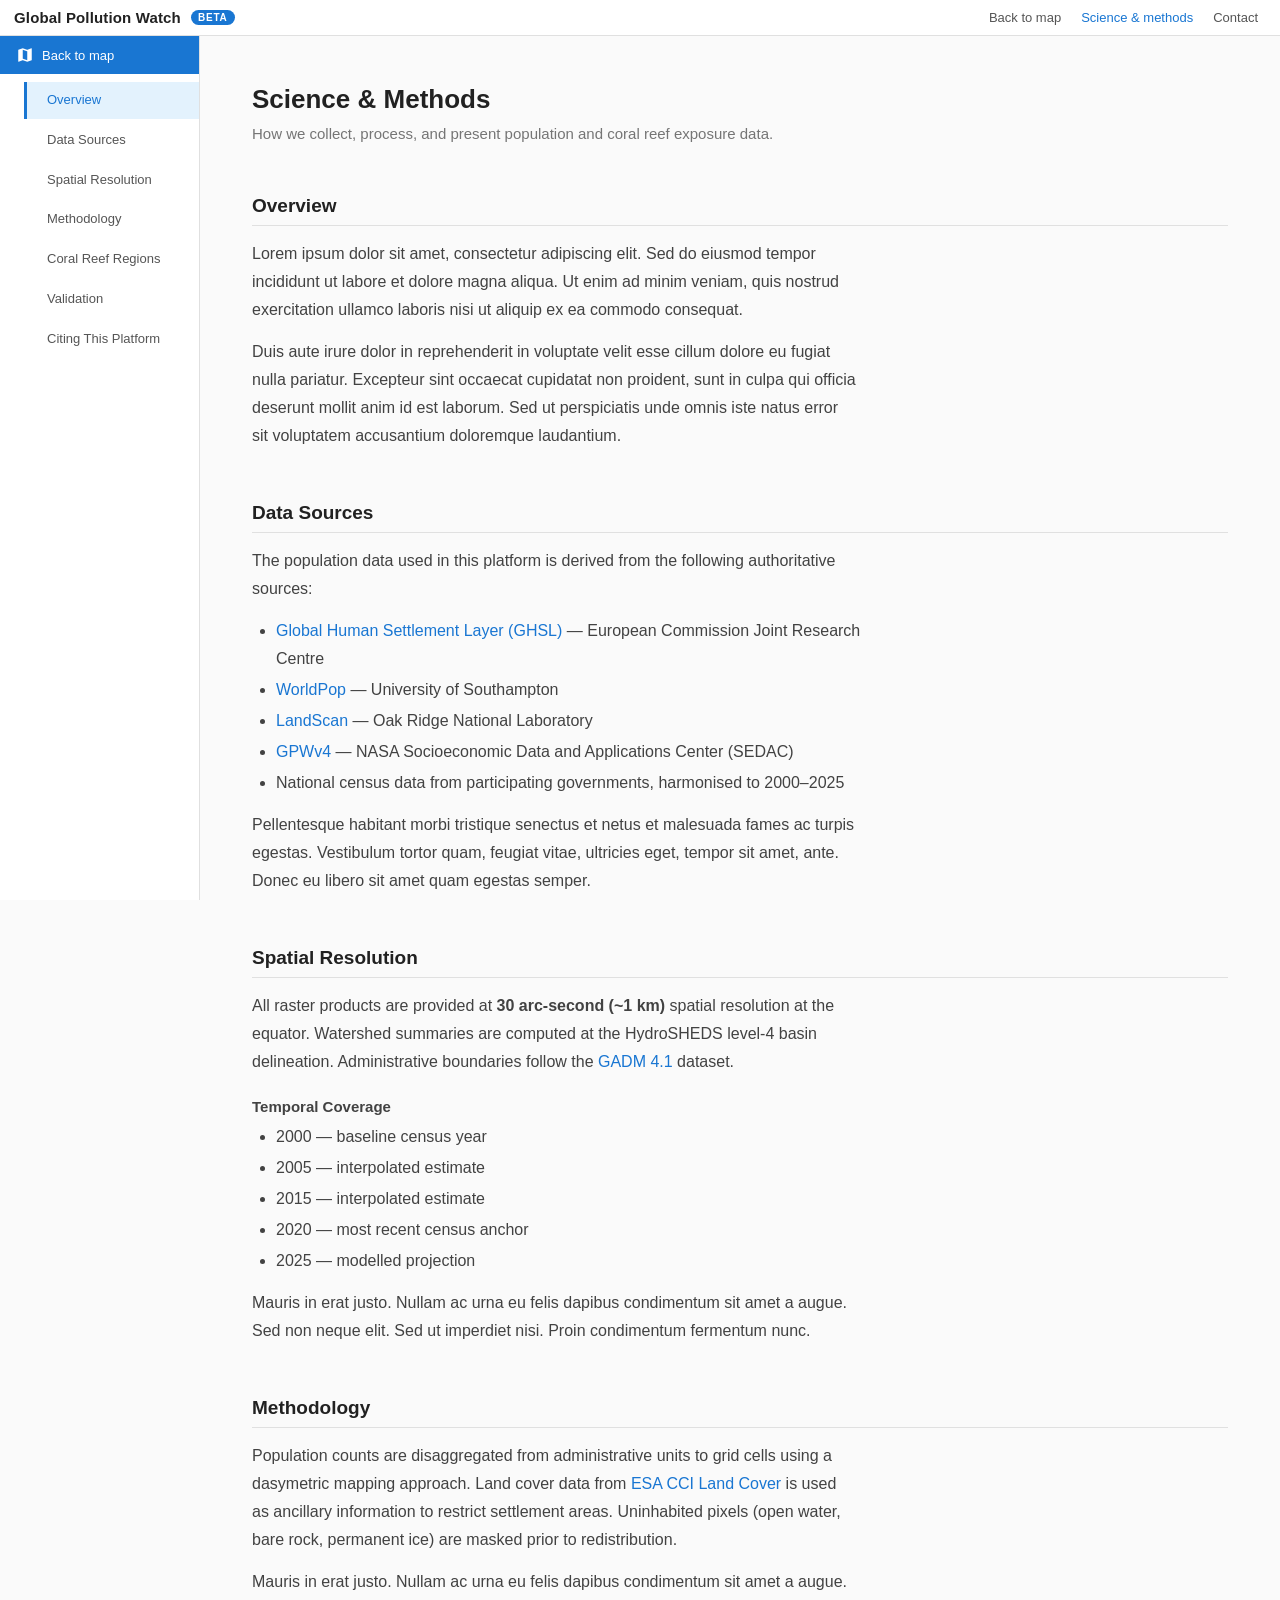
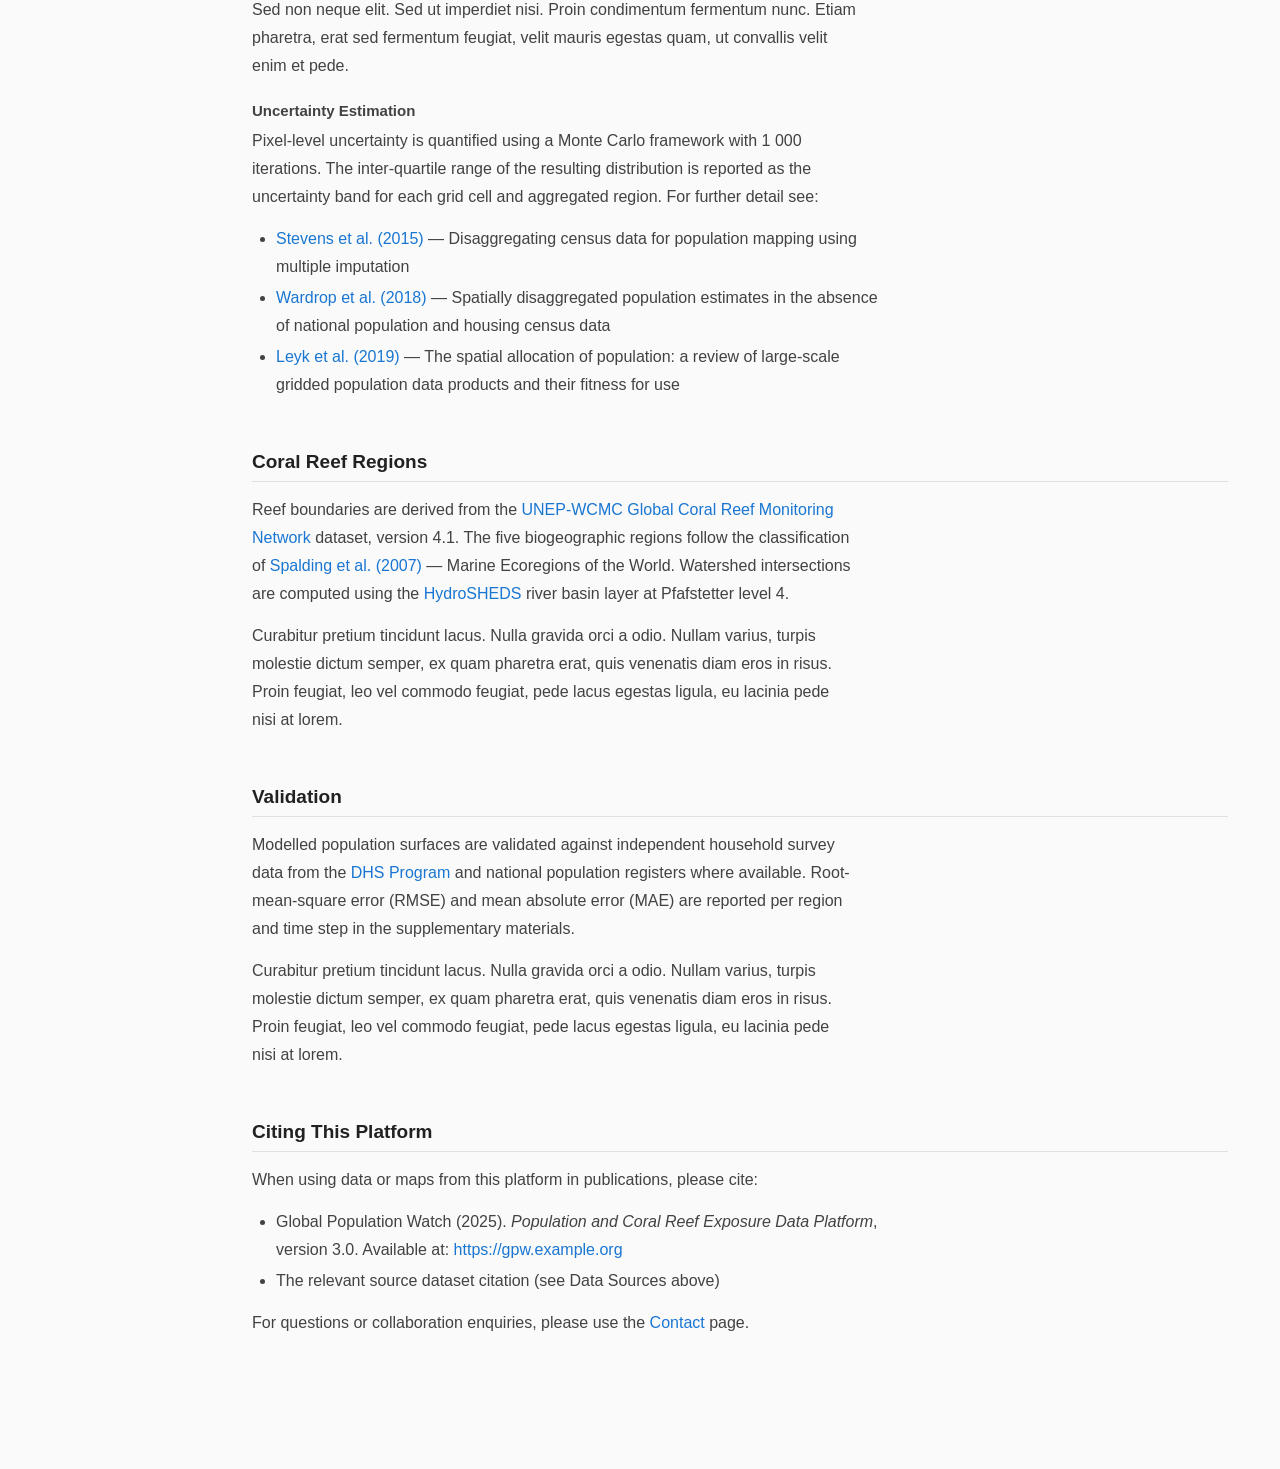
<file: science-and-methods/index.html>
<!DOCTYPE html>
<html lang="en">
<head>
  <meta charset="UTF-8" />
  <meta name="viewport" content="width=device-width, initial-scale=1.0" />
  <title>Science &amp; Methods — GPW</title>
  <link rel="preconnect" href="https://fonts.googleapis.com" />
  <style>
    *, *::before, *::after { box-sizing: border-box; margin: 0; padding: 0; }

    body {
      font-family: 'Roboto', Arial, sans-serif;
      font-size: 16px;
      color: #212121;
      background: #fafafa;
    }

    /* ── Top bar (matches map) ── */

    #top-bar {
      position: fixed;
      top: 0; left: 0; right: 0;
      height: 36px;
      background: #fff;
      border-bottom: 1px solid #e0e0e0;
      z-index: 35;
      display: flex;
      align-items: center;
      padding: 0 14px;
      gap: 10px;
      user-select: none;
    }

    #app-title {
      font-size: 15px;
      font-weight: 700;
      color: #212121;
      letter-spacing: .01em;
    }

    #beta-badge {
      background: #1976d2;
      color: #fff;
      font-size: 10px;
      font-weight: 700;
      letter-spacing: .08em;
      padding: 2px 7px;
      border-radius: 10px;
    }

    #top-bar-actions {
      margin-left: auto;
      display: flex;
      align-items: center;
      gap: 4px;
    }

    .top-bar-link {
      font-size: 13px;
      color: #555;
      text-decoration: none;
      padding: 0 8px;
      height: 36px;
      display: flex;
      align-items: center;
      white-space: nowrap;
    }
    .top-bar-link:hover { color: #1976d2; background: #f5f5f5; }
    .top-bar-link.active { color: #1976d2; font-weight: 500; }

    #hamburger-top { display: none; }

    /* ── Sidebar ── */

    #sidebar {
      position: fixed;
      top: 36px; left: 0; bottom: 0;
      width: 200px;
      background: #fff;
      border-right: 1px solid #e0e0e0;
      z-index: 20;
      display: flex;
      flex-direction: column;
    }

    #back-to-map {
      display: flex;
      align-items: center;
      gap: 8px;
      padding: 10px 16px;
      background: #1976d2;
      color: #fff;
      text-decoration: none;
      font-size: 13px;
      font-weight: 500;
      flex-shrink: 0;
      white-space: nowrap;
    }
    #back-to-map:hover { background: #1565c0; }
    #back-to-map .material-icons { font-size: 18px; flex-shrink: 0; }

    /* ── Page nav inside sidebar ── */

    #page-nav {
      flex: 1;
      overflow-y: auto;
      padding: 8px 0;
    }

    .nav-page-title {
      display: block;
      padding: 8px 16px;
      font-size: 13px;
      font-weight: 600;
      color: #1976d2;
      background: #e3f2fd;
      border-left: 3px solid #1976d2;
      white-space: nowrap;
      overflow: hidden;
      text-overflow: ellipsis;
    }

    #page-nav ul { list-style: none; }

    #page-nav a {
      display: block;
      padding: 7px 16px 7px 20px;
      font-size: 13px;
      color: #555;
      text-decoration: none;
      border-left: 3px solid transparent;
      white-space: nowrap;
      overflow: hidden;
      text-overflow: ellipsis;
    }
    #page-nav a:hover { color: #1976d2; background: #f5f5f5; border-left-color: #90caf9; }
    #page-nav a.active { color: #1976d2; font-weight: 500; border-left-color: #1976d2; background: #e3f2fd; }

    /* ── Sidebar footer ── */

    #sidebar-footer {
      margin-top: auto;
      display: flex;
      flex-direction: column;
      align-items: center;
      gap: 6px;
      padding-bottom: 12px;
    }

    .sidebar-icon-btn {
      width: 36px; height: 36px;
      border: none; border-radius: 4px;
      background: none; cursor: pointer;
      display: flex; align-items: center; justify-content: center;
      color: #555;
    }
    .sidebar-icon-btn:hover { background: #e3f2fd; color: #1976d2; }
    .sidebar-icon-btn .material-icons { font-size: 20px; }

    /* Nav toggle — desktop hidden */
    #nav-toggle { display: none; }

    /* ── Hamburger dropdown ── */

    #nav-dropdown {
      display: none;
      position: fixed;
      right: 8px;
      top: 36px;
      background: #fff;
      border-radius: 4px;
      box-shadow: 0 2px 12px rgba(0,0,0,.25);
      list-style: none;
      min-width: 180px;
      overflow: hidden;
      z-index: 30;
    }
    #nav-dropdown.open { display: block; }
    #nav-dropdown li a {
      display: block;
      padding: 10px 16px;
      font-size: 14px;
      color: #333;
      text-decoration: none;
      white-space: nowrap;
    }
    #nav-dropdown li a:hover { background: #e3f2fd; color: #1976d2; }

    /* ── Main content ── */

    main {
      margin-left: 200px;
      margin-top: 36px;
      padding: 48px 52px 80px;
      min-width: 0;
    }

    .page-title { font-size: 26px; font-weight: 600; margin-bottom: 6px; }
    .subtitle { font-size: 15px; color: #757575; margin-bottom: 48px; }

    section { margin-bottom: 52px; }

    h2 {
      font-size: 19px; font-weight: 600;
      margin-bottom: 14px; padding-bottom: 8px;
      border-bottom: 1px solid #e0e0e0;
      color: #212121;
    }

    h3 { font-size: 15px; font-weight: 600; margin: 22px 0 8px; color: #424242; }

    p { line-height: 1.75; color: #424242; margin-bottom: 14px; max-width: 68ch; }

    ul, ol { padding-left: 24px; margin-bottom: 14px; }
    li { line-height: 1.75; color: #424242; margin-bottom: 3px; max-width: 68ch; }

    a { color: #1976d2; text-decoration: none; }
    a:hover { text-decoration: underline; }

    /* ── Mobile ── */

    @media (max-width: 640px) {
      .top-bar-link { display: none; }
      #hamburger-top { display: flex; }

      #sidebar {
        width: 48px;
        transition: width .22s ease;
        overflow: hidden;
        box-shadow: none;
      }

      #sidebar.nav-open {
        width: 240px;
        box-shadow: 2px 0 12px rgba(0,0,0,.15);
      }

      #back-to-map {
        padding: 10px;
        justify-content: center;
      }
      #back-to-map .btn-label { display: none; }
  #sidebar.nav-open #back-to-map .btn-label { display: inline; }

      #nav-toggle { display: flex; }

      #page-nav { display: none; }
      #sidebar.nav-open #page-nav { display: block; }

      main {
        margin-left: 48px;
        padding: 28px 16px 80px;
      }
    }
  </style>
</head>
<body>

  <!-- Top bar -->
  <div id="top-bar">
    <span id="app-title">Global Pollution Watch</span>
    <span id="beta-badge">BETA</span>
    <div id="top-bar-actions">
      <a href="../" class="top-bar-link">Back to map</a>
      <a href="../science-and-methods/" class="top-bar-link active">Science &amp; methods</a>
      <a href="#" class="top-bar-link">Contact</a>
      <button class="sidebar-icon-btn" id="hamburger-top" aria-expanded="false">
        <span class="material-icons">menu</span>
      </button>
    </div>
  </div>

  <!-- Sidebar -->
  <div id="sidebar">
    <a href="../" id="back-to-map">
      <span class="material-icons">map</span>
      <span class="btn-label">Back to map</span>
    </a>

    <button class="sidebar-icon-btn" id="nav-toggle" aria-expanded="false" aria-controls="page-nav">
      <span class="material-icons">toc</span>
    </button>

    <nav id="page-nav" aria-label="Page sections">
<ul>
        <li><a href="#overview">Overview</a></li>
        <li><a href="#data-sources">Data Sources</a></li>
        <li><a href="#spatial-resolution">Spatial Resolution</a></li>
        <li><a href="#methodology">Methodology</a></li>
        <li><a href="#coral-reef-regions">Coral Reef Regions</a></li>
        <li><a href="#validation">Validation</a></li>
        <li><a href="#citing">Citing This Platform</a></li>
      </ul>
    </nav>

  </div>

  <!-- Hamburger dropdown -->
  <ul id="nav-dropdown">
    <li><a href="../">Back to map</a></li>
    <li><a href="../science-and-methods/">Science and methods</a></li>
    <li><a href="#">Contact</a></li>
  </ul>

  <!-- Main content -->
  <main>

    <h1 class="page-title">Science &amp; Methods</h1>
    <p class="subtitle">How we collect, process, and present population and coral reef exposure data.</p>

    <section id="overview">
      <h2>Overview</h2>
      <p>Lorem ipsum dolor sit amet, consectetur adipiscing elit. Sed do eiusmod tempor incididunt ut labore et dolore magna aliqua. Ut enim ad minim veniam, quis nostrud exercitation ullamco laboris nisi ut aliquip ex ea commodo consequat.</p>
      <p>Duis aute irure dolor in reprehenderit in voluptate velit esse cillum dolore eu fugiat nulla pariatur. Excepteur sint occaecat cupidatat non proident, sunt in culpa qui officia deserunt mollit anim id est laborum. Sed ut perspiciatis unde omnis iste natus error sit voluptatem accusantium doloremque laudantium.</p>
    </section>

    <section id="data-sources">
      <h2>Data Sources</h2>
      <p>The population data used in this platform is derived from the following authoritative sources:</p>
      <ul>
        <li><a href="#">Global Human Settlement Layer (GHSL)</a> — European Commission Joint Research Centre</li>
        <li><a href="#">WorldPop</a> — University of Southampton</li>
        <li><a href="#">LandScan</a> — Oak Ridge National Laboratory</li>
        <li><a href="#">GPWv4</a> — NASA Socioeconomic Data and Applications Center (SEDAC)</li>
        <li>National census data from participating governments, harmonised to 2000–2025</li>
      </ul>
      <p>Pellentesque habitant morbi tristique senectus et netus et malesuada fames ac turpis egestas. Vestibulum tortor quam, feugiat vitae, ultricies eget, tempor sit amet, ante. Donec eu libero sit amet quam egestas semper.</p>
    </section>

    <section id="spatial-resolution">
      <h2>Spatial Resolution</h2>
      <p>All raster products are provided at <strong>30 arc-second (~1 km)</strong> spatial resolution at the equator. Watershed summaries are computed at the HydroSHEDS level-4 basin delineation. Administrative boundaries follow the <a href="#">GADM 4.1</a> dataset.</p>
      <h3>Temporal Coverage</h3>
      <ul>
        <li>2000 — baseline census year</li>
        <li>2005 — interpolated estimate</li>
        <li>2015 — interpolated estimate</li>
        <li>2020 — most recent census anchor</li>
        <li>2025 — modelled projection</li>
      </ul>
      <p>Mauris in erat justo. Nullam ac urna eu felis dapibus condimentum sit amet a augue. Sed non neque elit. Sed ut imperdiet nisi. Proin condimentum fermentum nunc.</p>
    </section>

    <section id="methodology">
      <h2>Methodology</h2>
      <p>Population counts are disaggregated from administrative units to grid cells using a dasymetric mapping approach. Land cover data from <a href="#">ESA CCI Land Cover</a> is used as ancillary information to restrict settlement areas. Uninhabited pixels (open water, bare rock, permanent ice) are masked prior to redistribution.</p>
      <p>Mauris in erat justo. Nullam ac urna eu felis dapibus condimentum sit amet a augue. Sed non neque elit. Sed ut imperdiet nisi. Proin condimentum fermentum nunc. Etiam pharetra, erat sed fermentum feugiat, velit mauris egestas quam, ut convallis velit enim et pede.</p>
      <h3>Uncertainty Estimation</h3>
      <p>Pixel-level uncertainty is quantified using a Monte Carlo framework with 1 000 iterations. The inter-quartile range of the resulting distribution is reported as the uncertainty band for each grid cell and aggregated region. For further detail see:</p>
      <ul>
        <li><a href="#">Stevens et al. (2015)</a> — Disaggregating census data for population mapping using multiple imputation</li>
        <li><a href="#">Wardrop et al. (2018)</a> — Spatially disaggregated population estimates in the absence of national population and housing census data</li>
        <li><a href="#">Leyk et al. (2019)</a> — The spatial allocation of population: a review of large-scale gridded population data products and their fitness for use</li>
      </ul>
    </section>

    <section id="coral-reef-regions">
      <h2>Coral Reef Regions</h2>
      <p>Reef boundaries are derived from the <a href="#">UNEP-WCMC Global Coral Reef Monitoring Network</a> dataset, version 4.1. The five biogeographic regions follow the classification of <a href="#">Spalding et al. (2007)</a> — Marine Ecoregions of the World. Watershed intersections are computed using the <a href="#">HydroSHEDS</a> river basin layer at Pfafstetter level 4.</p>
      <p>Curabitur pretium tincidunt lacus. Nulla gravida orci a odio. Nullam varius, turpis molestie dictum semper, ex quam pharetra erat, quis venenatis diam eros in risus. Proin feugiat, leo vel commodo feugiat, pede lacus egestas ligula, eu lacinia pede nisi at lorem.</p>
    </section>

    <section id="validation">
      <h2>Validation</h2>
      <p>Modelled population surfaces are validated against independent household survey data from the <a href="#">DHS Program</a> and national population registers where available. Root-mean-square error (RMSE) and mean absolute error (MAE) are reported per region and time step in the supplementary materials.</p>
      <p>Curabitur pretium tincidunt lacus. Nulla gravida orci a odio. Nullam varius, turpis molestie dictum semper, ex quam pharetra erat, quis venenatis diam eros in risus. Proin feugiat, leo vel commodo feugiat, pede lacus egestas ligula, eu lacinia pede nisi at lorem.</p>
    </section>

    <section id="citing">
      <h2>Citing This Platform</h2>
      <p>When using data or maps from this platform in publications, please cite:</p>
      <ul>
        <li>Global Population Watch (2025). <em>Population and Coral Reef Exposure Data Platform</em>, version 3.0. Available at: <a href="#">https://gpw.example.org</a></li>
        <li>The relevant source dataset citation (see Data Sources above)</li>
      </ul>
      <p>For questions or collaboration enquiries, please use the <a href="#">Contact</a> page.</p>
    </section>

  </main>

  <!-- Material Icons -->
  <link href="https://fonts.googleapis.com/icon?family=Material+Icons" rel="stylesheet" />

  <script>
    const sections  = document.querySelectorAll('section[id]');
    const navLinks  = document.querySelectorAll('#page-nav a');
    const sidebar   = document.getElementById('sidebar');
    const navToggle = document.getElementById('nav-toggle');
    const hamburger = document.getElementById('hamburger-top');
    const navDropdown = document.getElementById('nav-dropdown');

    // Active section highlighting
    const observer = new IntersectionObserver(entries => {
      entries.forEach(entry => {
        if (entry.isIntersecting) {
          navLinks.forEach(a => a.classList.remove('active'));
          const link = document.querySelector(`#page-nav a[href="#${entry.target.id}"]`);
          if (link) link.classList.add('active');
        }
      });
    }, { rootMargin: '-10% 0px -75% 0px' });

    sections.forEach(s => observer.observe(s));

    // Mobile nav toggle
    navToggle.addEventListener('click', () => {
      const open = sidebar.classList.toggle('nav-open');
      navToggle.setAttribute('aria-expanded', open);
    });

    navLinks.forEach(a => a.addEventListener('click', () => {
      sidebar.classList.remove('nav-open');
      navToggle.setAttribute('aria-expanded', false);
    }));

    // Hamburger menu
    hamburger.addEventListener('click', (e) => {
      e.stopPropagation();
      const open = navDropdown.classList.toggle('open');
      hamburger.setAttribute('aria-expanded', open);
    });

    document.addEventListener('click', (e) => {
      if (!hamburger.contains(e.target) && !navDropdown.contains(e.target)) {
        navDropdown.classList.remove('open');
        hamburger.setAttribute('aria-expanded', false);
      }
      if (!sidebar.contains(e.target)) {
        sidebar.classList.remove('nav-open');
        navToggle.setAttribute('aria-expanded', false);
      }
    });
  </script>

</body>
</html>
</file>
